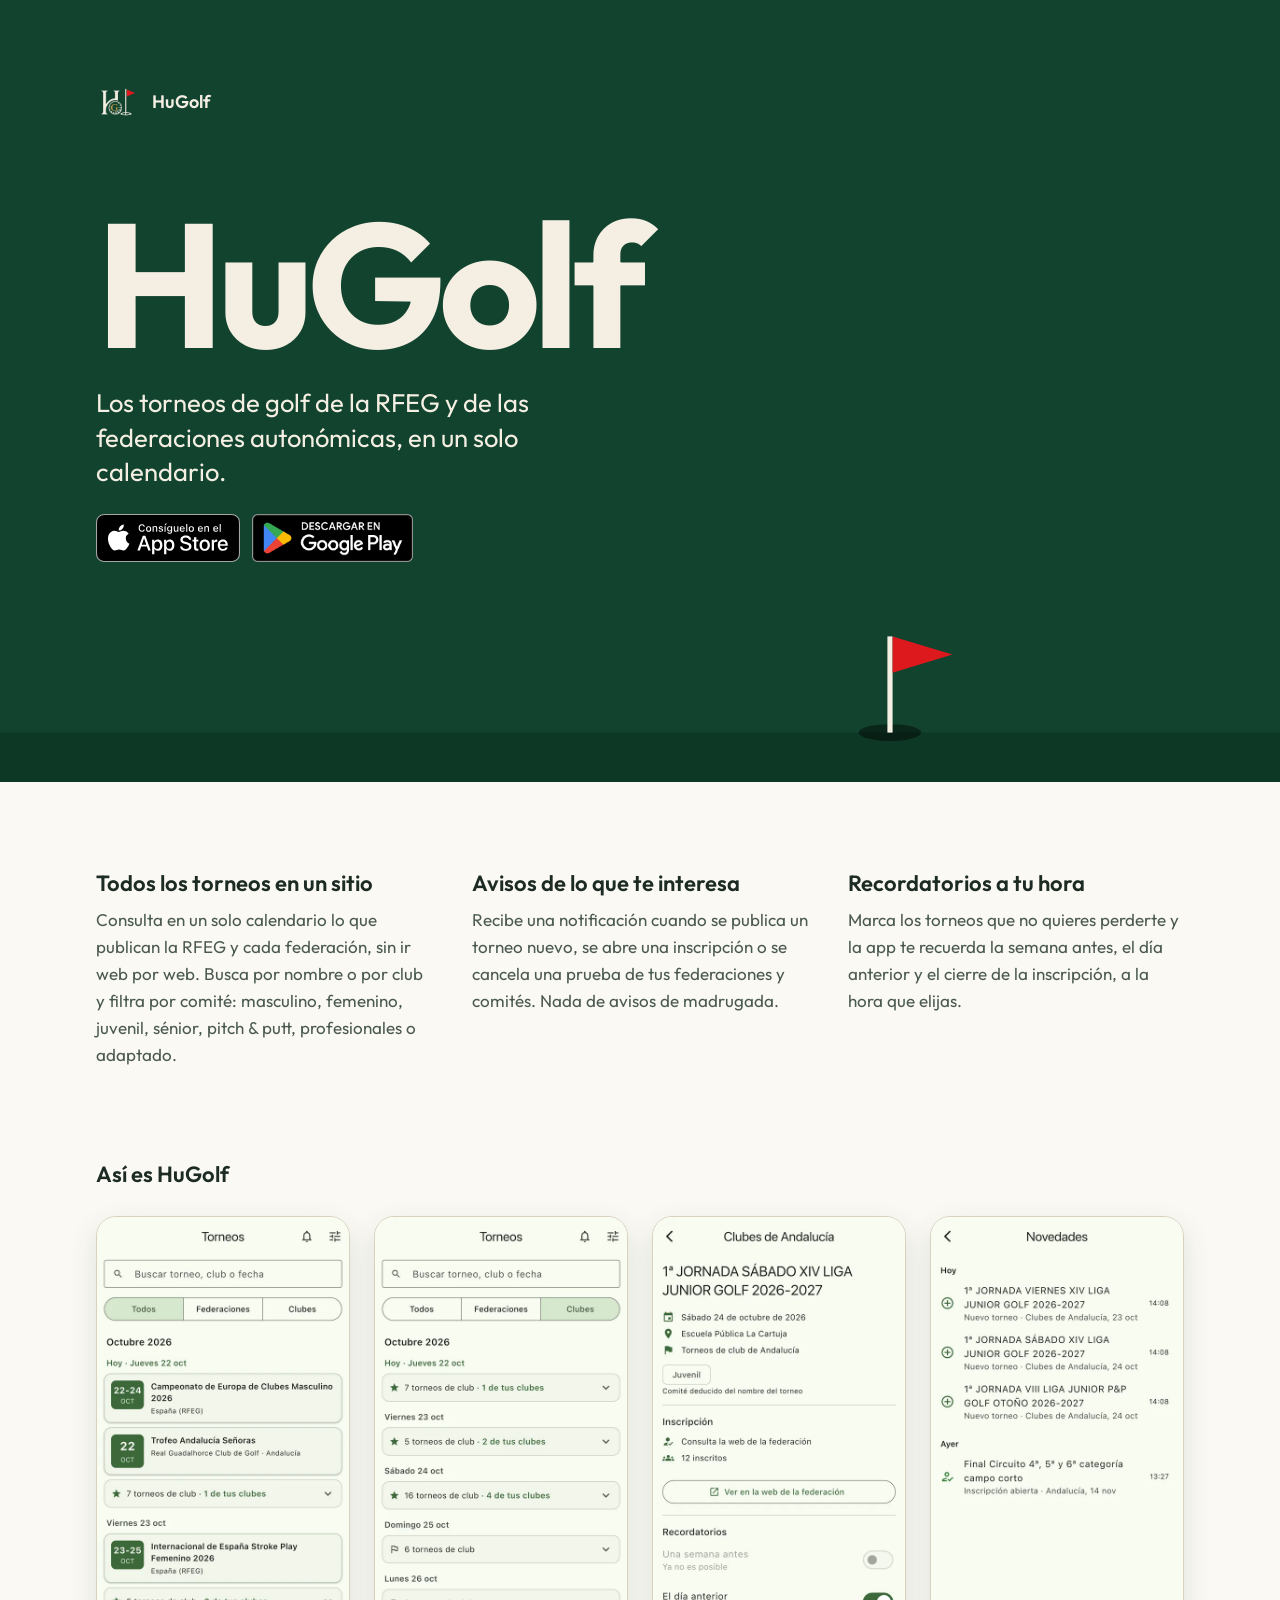
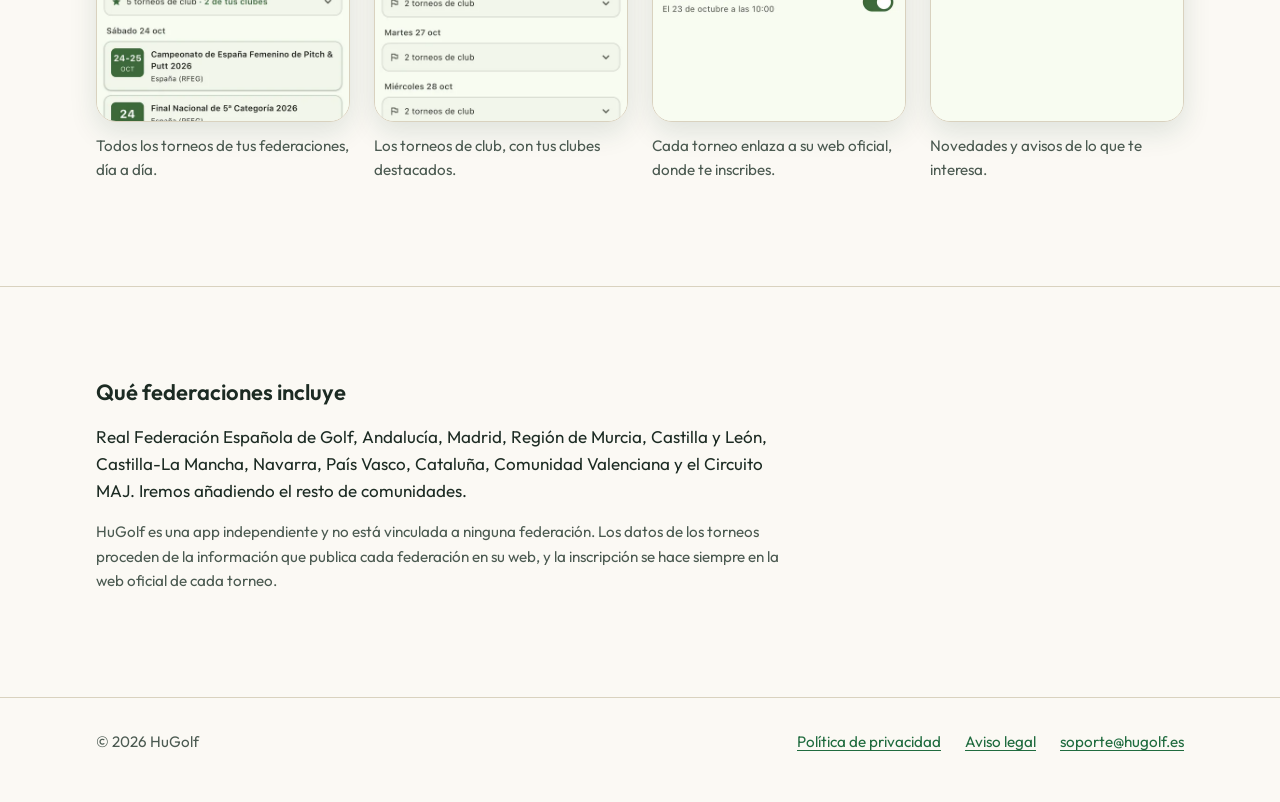
<file: index.html>
<!doctype html>
<html lang="es">
<head>
  <meta charset="utf-8">
  <meta name="viewport" content="width=device-width, initial-scale=1">
  <title>HuGolf: calendario de torneos de golf</title>
  <meta name="description" content="Los torneos de la RFEG y de las federaciones autonómicas de golf en un solo calendario, con avisos y recordatorios.">
  <meta name="theme-color" content="#12432F">
  <link rel="icon" href="img/favicon.svg" type="image/svg+xml">
  <link rel="apple-touch-icon" href="img/apple-touch-icon.png">
  <link rel="preload" href="fuentes/outfit-latin-700-normal.woff2" as="font" type="font/woff2" crossorigin>
  <link rel="stylesheet" href="estilos.css">
</head>
<body>
  <header class="portada">
    <div class="ancho">
      <a class="marca" href="./" aria-label="HuGolf, inicio">
        <img src="img/icono-512.png" alt="" width="44" height="44">
        <span>HuGolf</span>
      </a>
      <h1>HuGolf</h1>
      <p class="lema">Los torneos de golf de la RFEG y de las federaciones autonómicas, en un solo calendario.</p>
      <p class="tiendas">
        <a href="https://apps.apple.com/es/app/id6831525545">
          <img src="img/app-store.svg" alt="Descárgalo en el App Store" height="48">
        </a>
        <a href="https://play.google.com/store/apps/details?id=es.hugolf.app">
          <img class="google" src="img/google-play.png" alt="Disponible en Google Play" height="48">
        </a>
      </p>
    </div>
    <svg class="green" viewBox="0 0 1200 120" preserveAspectRatio="xMaxYMax slice" aria-hidden="true" focusable="false" style="height: clamp(96px, 13vw, 156px)">
      <rect x="0" y="82" width="1200" height="38" fill="#0E3826"/>
      <ellipse cx="900" cy="82" rx="24" ry="6.5" fill="rgba(0,0,0,.45)"/>
      <rect x="898" y="8" width="4" height="74" fill="#F4EFE2"/>
      <path d="M902 8 L948 22 L902 36 Z" fill="#DD191E"/>
      <g class="bola">
        <g class="bola-cae">
          <circle cx="900" cy="71" r="11" fill="#FFFFFF"/>
        </g>
      </g>
    </svg>
  </header>

  <main>
    <section class="seccion">
      <div class="ancho funciones">
        <div>
          <h2>Todos los torneos en un sitio</h2>
          <p>Consulta en un solo calendario lo que publican la RFEG y cada federación, sin ir web por web. Busca por nombre o por club y filtra por comité: masculino, femenino, juvenil, sénior, pitch &amp; putt, profesionales o adaptado.</p>
        </div>
        <div>
          <h2>Avisos de lo que te interesa</h2>
          <p>Recibe una notificación cuando se publica un torneo nuevo, se abre una inscripción o se cancela una prueba de tus federaciones y comités. Nada de avisos de madrugada.</p>
        </div>
        <div>
          <h2>Recordatorios a tu hora</h2>
          <p>Marca los torneos que no quieres perderte y la app te recuerda la semana antes, el día anterior y el cierre de la inscripción, a la hora que elijas.</p>
        </div>
      </div>
    </section>

    <section class="seccion capturas" aria-labelledby="titulo-capturas">
      <div class="ancho">
        <h2 id="titulo-capturas">Así es HuGolf</h2>
      </div>
      <ul class="tira">
        <li>
          <img src="img/capturas/calendario.webp" width="540" height="1080" loading="lazy"
               alt="Calendario con torneos de la RFEG y de Andalucía, agrupados por día">
          <p>Todos los torneos de tus federaciones, día a día.</p>
        </li>
        <li>
          <img src="img/capturas/clubes.webp" width="540" height="1080" loading="lazy"
               alt="Torneos de club agrupados por día, con una estrella en los de tus clubes">
          <p>Los torneos de club, con tus clubes destacados.</p>
        </li>
        <li>
          <img src="img/capturas/ficha.webp" width="540" height="1080" loading="lazy"
               alt="Ficha de un torneo con el enlace a la web de la federación y los recordatorios">
          <p>Cada torneo enlaza a su web oficial, donde te inscribes.</p>
        </li>
        <li>
          <img src="img/capturas/novedades.webp" width="540" height="1080" loading="lazy"
               alt="Novedades: torneos nuevos e inscripciones abiertas de los últimos días">
          <p>Novedades y avisos de lo que te interesa.</p>
        </li>
      </ul>
    </section>

    <section class="seccion fuentes">
      <div class="ancho">
        <h2>Qué federaciones incluye</h2>
        <p>Real Federación Española de Golf, Andalucía, Madrid, Región de Murcia, Castilla y León, Castilla-La Mancha, Navarra, País Vasco, Cataluña, Comunidad Valenciana y el Circuito MAJ. Iremos añadiendo el resto de comunidades.</p>
        <p class="nota">HuGolf es una app independiente y no está vinculada a ninguna federación. Los datos de los torneos proceden de la información que publica cada federación en su web, y la inscripción se hace siempre en la web oficial de cada torneo.</p>
      </div>
    </section>
  </main>

  <footer class="pie">
    <div class="ancho">
      <p>© 2026 HuGolf</p>
            <p class="enlaces"><a href="privacidad.html">Política de privacidad</a><a href="aviso-legal.html">Aviso legal</a><a href="mailto:soporte@hugolf.es">soporte@hugolf.es</a></p>
    </div>
  </footer>
</body>
</html>
</file>
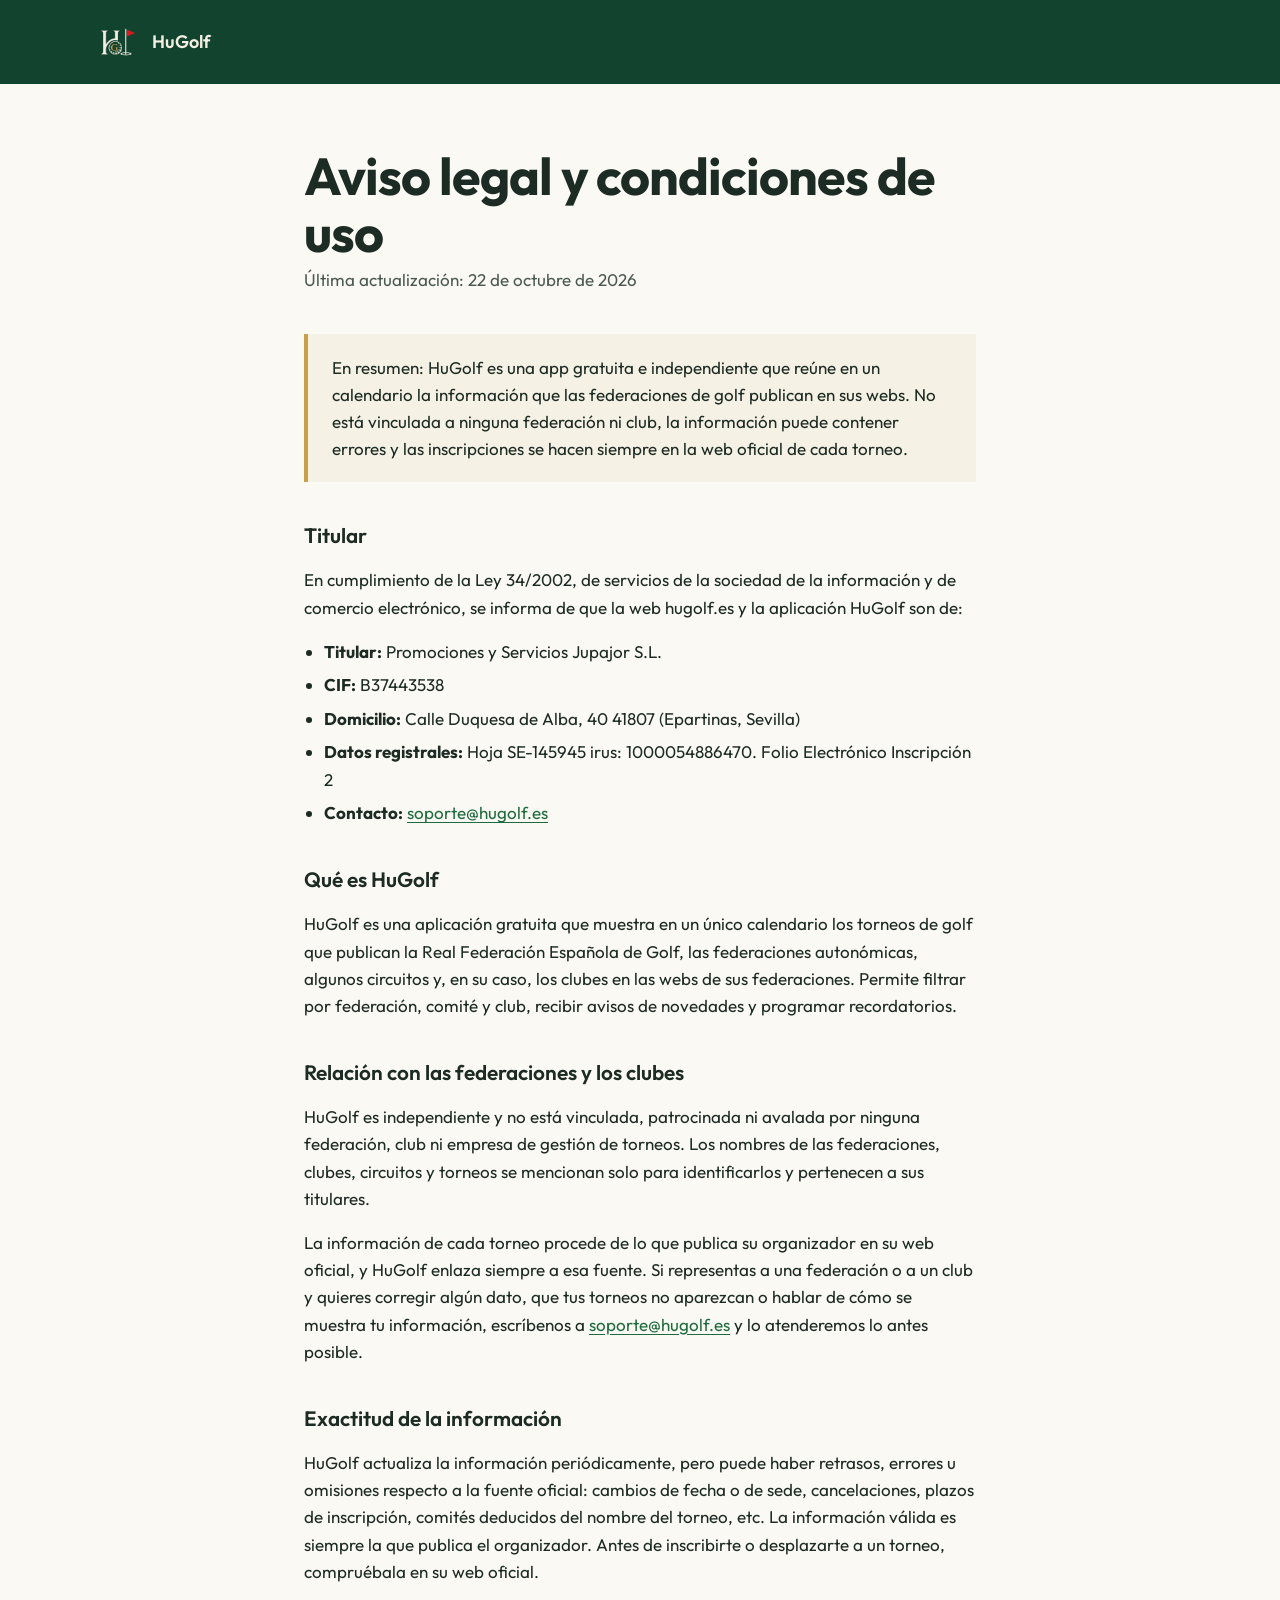
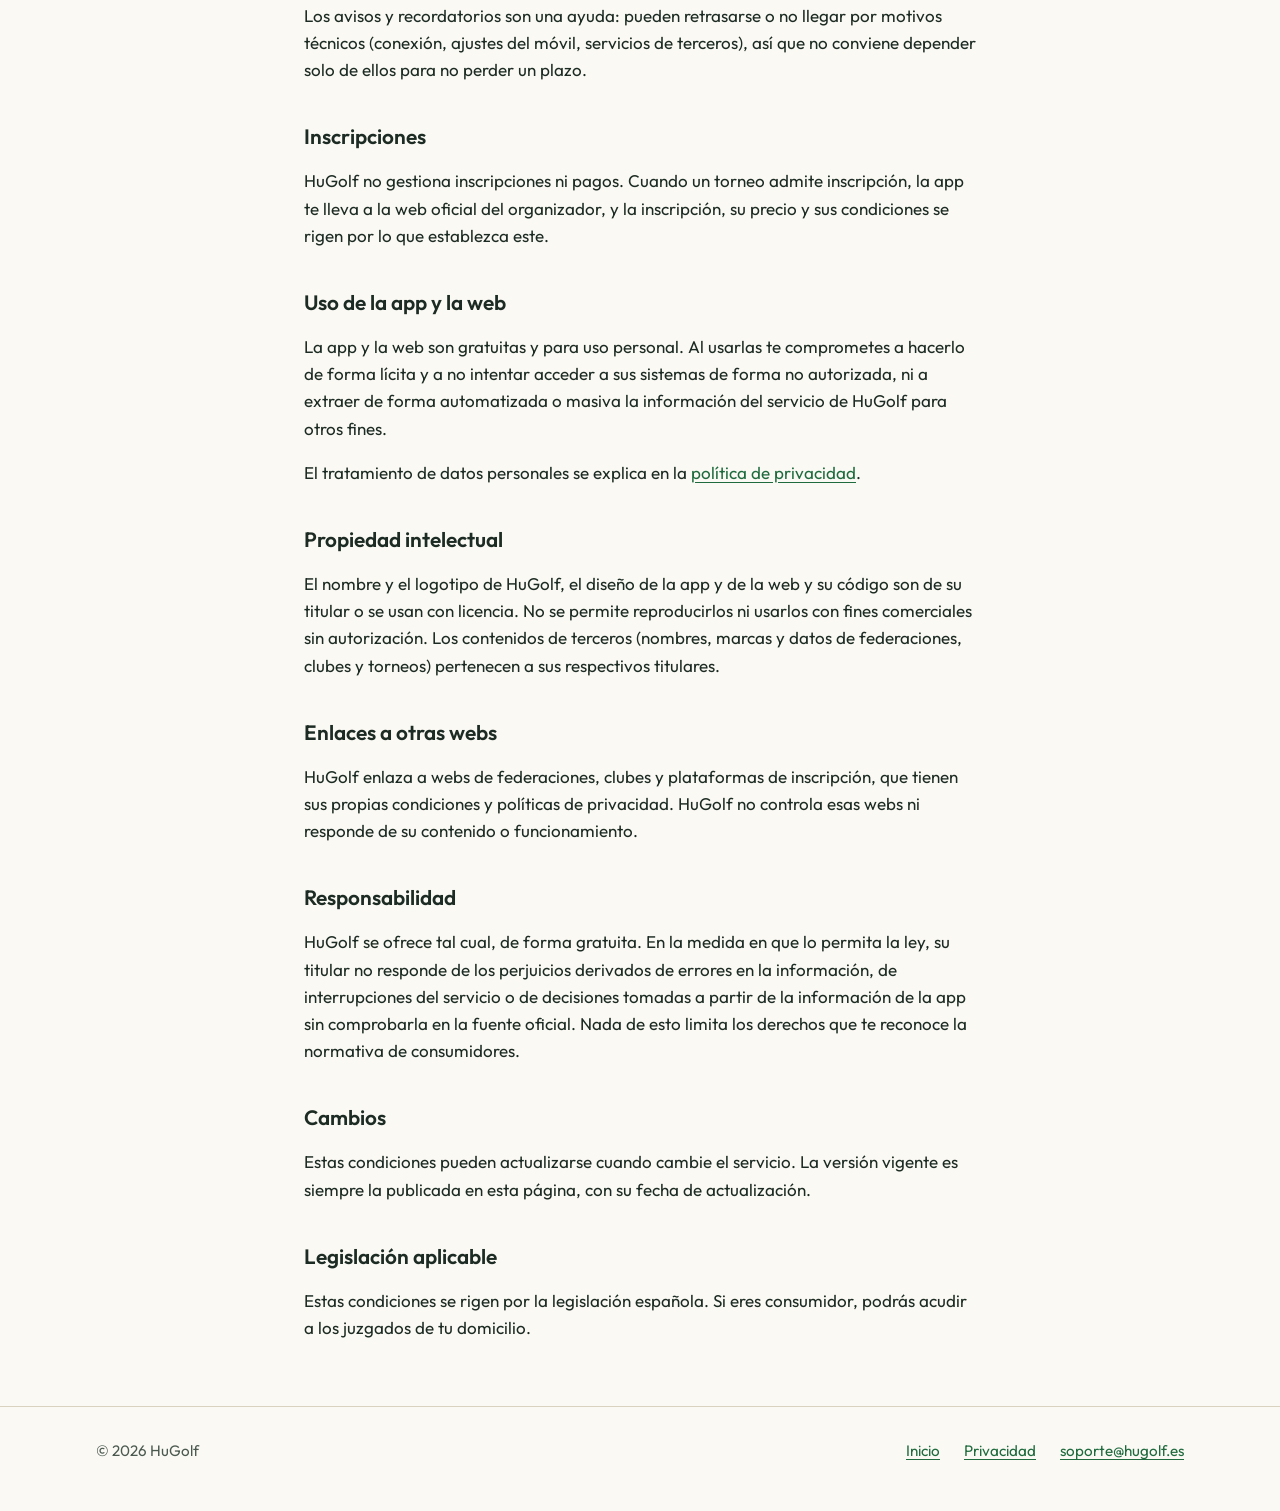
<file: aviso-legal.html>
<!doctype html>
<html lang="es">
<head>
  <meta charset="utf-8">
  <meta name="viewport" content="width=device-width, initial-scale=1">
  <title>Aviso legal y condiciones de uso de HuGolf</title>
  <meta name="description" content="Titular de HuGolf, relación con las federaciones de golf y condiciones de uso de la app y la web.">
  <meta name="theme-color" content="#12432F">
  <link rel="icon" href="img/favicon.svg" type="image/svg+xml">
  <link rel="apple-touch-icon" href="img/apple-touch-icon.png">
  <link rel="stylesheet" href="estilos.css">
</head>
<body>
  <header class="cabecera">
    <div class="ancho">
      <a class="marca" href="./" aria-label="HuGolf, inicio">
        <img src="img/icono-512.png" alt="" width="44" height="44">
        <span>HuGolf</span>
      </a>
    </div>
  </header>

  <main class="legal">
    <div class="texto">
      <h1>Aviso legal y condiciones de uso</h1>
      <p class="fecha">Última actualización: 22 de octubre de 2026</p>

      <div class="resumen">
        <p>En resumen: HuGolf es una app gratuita e independiente que reúne en un calendario la información que las federaciones de golf publican en sus webs. No está vinculada a ninguna federación ni club, la información puede contener errores y las inscripciones se hacen siempre en la web oficial de cada torneo.</p>
      </div>

      <h2>Titular</h2>
      <p>En cumplimiento de la Ley 34/2002, de servicios de la sociedad de la información y de comercio electrónico, se informa de que la web hugolf.es y la aplicación HuGolf son de:</p>
      <ul>
        <li><strong>Titular:</strong> Promociones y Servicios Jupajor S.L.</li>
        <li><strong>CIF:</strong> B37443538</li>
        <li><strong>Domicilio:</strong> Calle Duquesa de Alba, 40 41807 (Epartinas, Sevilla)</li>
        <li><strong>Datos registrales:</strong> Hoja SE-145945 irus: 1000054886470. Folio Electrónico Inscripción 2</li>
        <li><strong>Contacto:</strong> <a href="mailto:soporte@hugolf.es">soporte@hugolf.es</a></li>
      </ul>

      <h2>Qué es HuGolf</h2>
      <p>HuGolf es una aplicación gratuita que muestra en un único calendario los torneos de golf que publican la Real Federación Española de Golf, las federaciones autonómicas, algunos circuitos y, en su caso, los clubes en las webs de sus federaciones. Permite filtrar por federación, comité y club, recibir avisos de novedades y programar recordatorios.</p>

      <h2>Relación con las federaciones y los clubes</h2>
      <p>HuGolf es independiente y no está vinculada, patrocinada ni avalada por ninguna federación, club ni empresa de gestión de torneos. Los nombres de las federaciones, clubes, circuitos y torneos se mencionan solo para identificarlos y pertenecen a sus titulares.</p>
      <p>La información de cada torneo procede de lo que publica su organizador en su web oficial, y HuGolf enlaza siempre a esa fuente. Si representas a una federación o a un club y quieres corregir algún dato, que tus torneos no aparezcan o hablar de cómo se muestra tu información, escríbenos a <a href="mailto:soporte@hugolf.es">soporte@hugolf.es</a> y lo atenderemos lo antes posible.</p>

      <h2>Exactitud de la información</h2>
      <p>HuGolf actualiza la información periódicamente, pero puede haber retrasos, errores u omisiones respecto a la fuente oficial: cambios de fecha o de sede, cancelaciones, plazos de inscripción, comités deducidos del nombre del torneo, etc. La información válida es siempre la que publica el organizador. Antes de inscribirte o desplazarte a un torneo, compruébala en su web oficial.</p>
      <p>Los avisos y recordatorios son una ayuda: pueden retrasarse o no llegar por motivos técnicos (conexión, ajustes del móvil, servicios de terceros), así que no conviene depender solo de ellos para no perder un plazo.</p>

      <h2>Inscripciones</h2>
      <p>HuGolf no gestiona inscripciones ni pagos. Cuando un torneo admite inscripción, la app te lleva a la web oficial del organizador, y la inscripción, su precio y sus condiciones se rigen por lo que establezca este.</p>

      <h2>Uso de la app y la web</h2>
      <p>La app y la web son gratuitas y para uso personal. Al usarlas te comprometes a hacerlo de forma lícita y a no intentar acceder a sus sistemas de forma no autorizada, ni a extraer de forma automatizada o masiva la información del servicio de HuGolf para otros fines.</p>
      <p>El tratamiento de datos personales se explica en la <a href="privacidad.html">política de privacidad</a>.</p>

      <h2>Propiedad intelectual</h2>
      <p>El nombre y el logotipo de HuGolf, el diseño de la app y de la web y su código son de su titular o se usan con licencia. No se permite reproducirlos ni usarlos con fines comerciales sin autorización. Los contenidos de terceros (nombres, marcas y datos de federaciones, clubes y torneos) pertenecen a sus respectivos titulares.</p>

      <h2>Enlaces a otras webs</h2>
      <p>HuGolf enlaza a webs de federaciones, clubes y plataformas de inscripción, que tienen sus propias condiciones y políticas de privacidad. HuGolf no controla esas webs ni responde de su contenido o funcionamiento.</p>

      <h2>Responsabilidad</h2>
      <p>HuGolf se ofrece tal cual, de forma gratuita. En la medida en que lo permita la ley, su titular no responde de los perjuicios derivados de errores en la información, de interrupciones del servicio o de decisiones tomadas a partir de la información de la app sin comprobarla en la fuente oficial. Nada de esto limita los derechos que te reconoce la normativa de consumidores.</p>

      <h2>Cambios</h2>
      <p>Estas condiciones pueden actualizarse cuando cambie el servicio. La versión vigente es siempre la publicada en esta página, con su fecha de actualización.</p>

      <h2>Legislación aplicable</h2>
      <p>Estas condiciones se rigen por la legislación española. Si eres consumidor, podrás acudir a los juzgados de tu domicilio.</p>
    </div>
  </main>

  <footer class="pie">
    <div class="ancho">
      <p>© 2026 HuGolf</p>
      <p class="enlaces"><a href="./">Inicio</a><a href="privacidad.html">Privacidad</a><a href="mailto:soporte@hugolf.es">soporte@hugolf.es</a></p>
    </div>
  </footer>
</body>
</html>
</file>
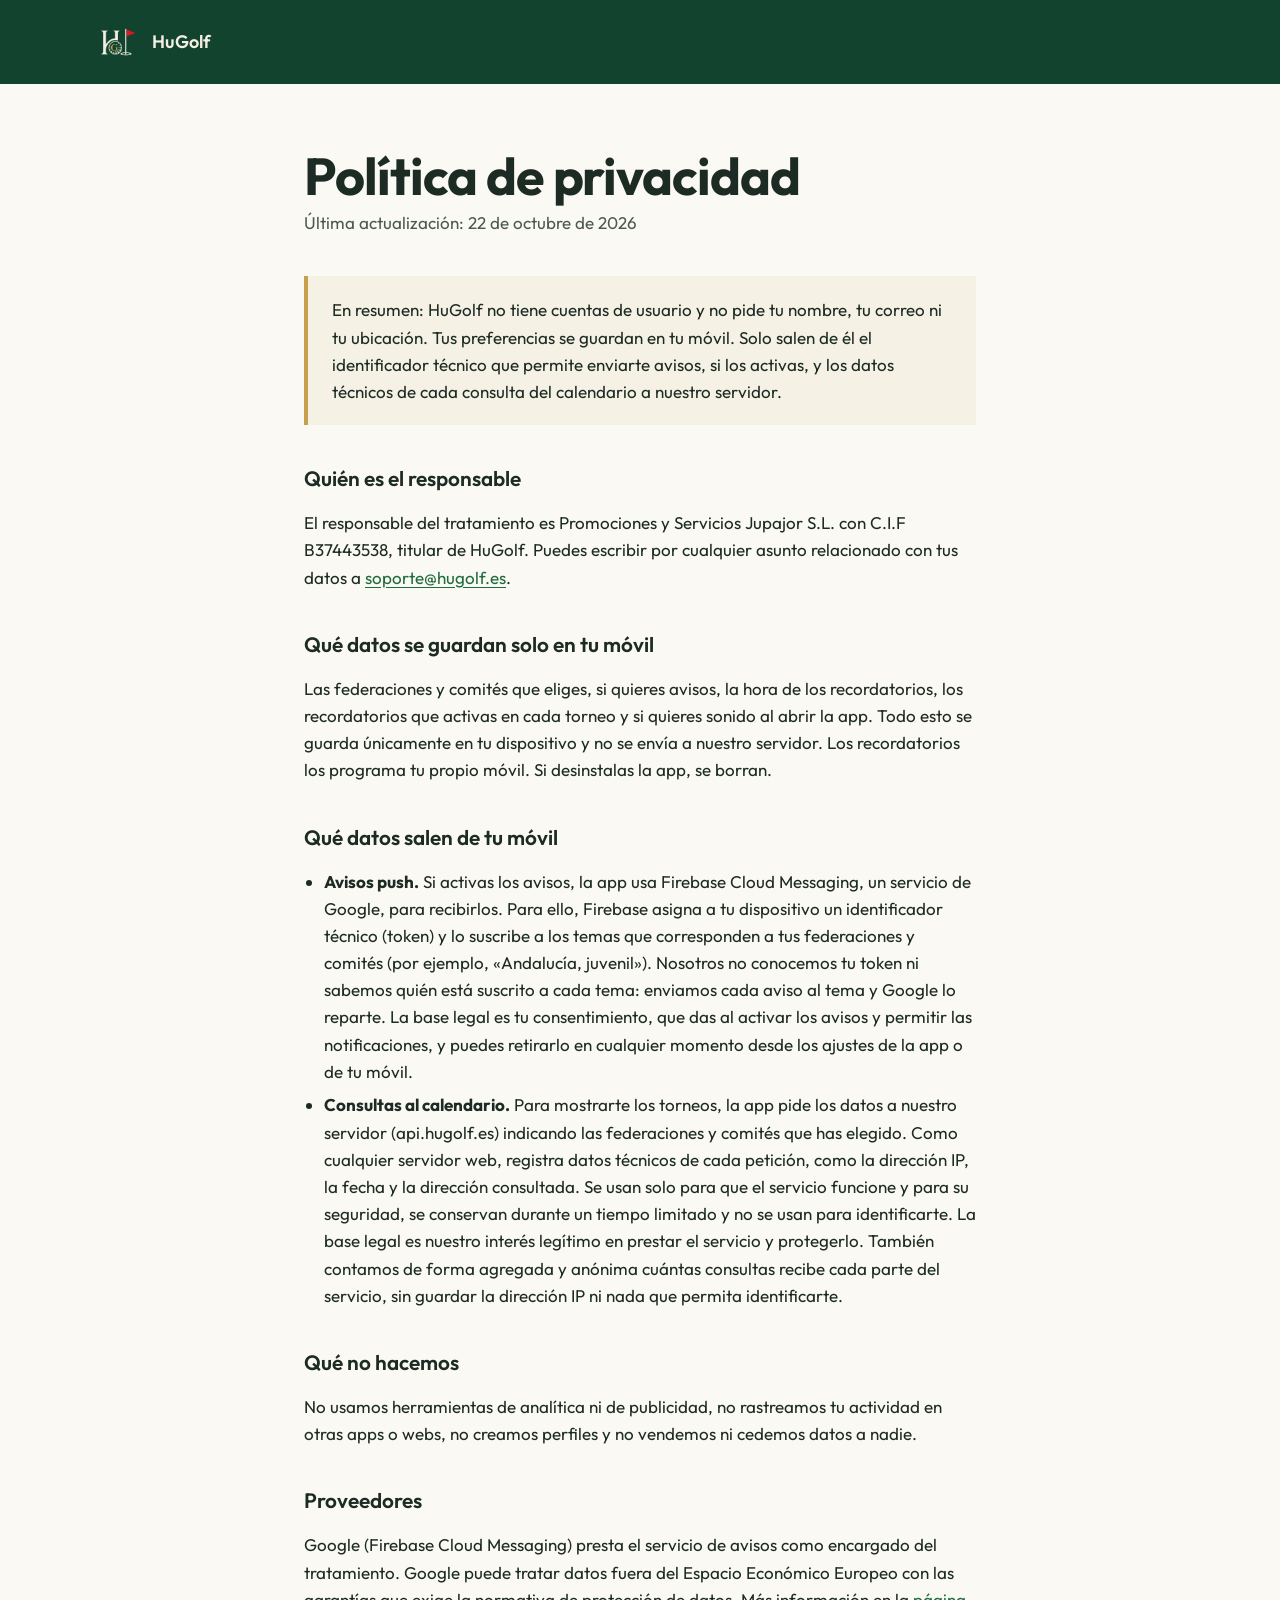
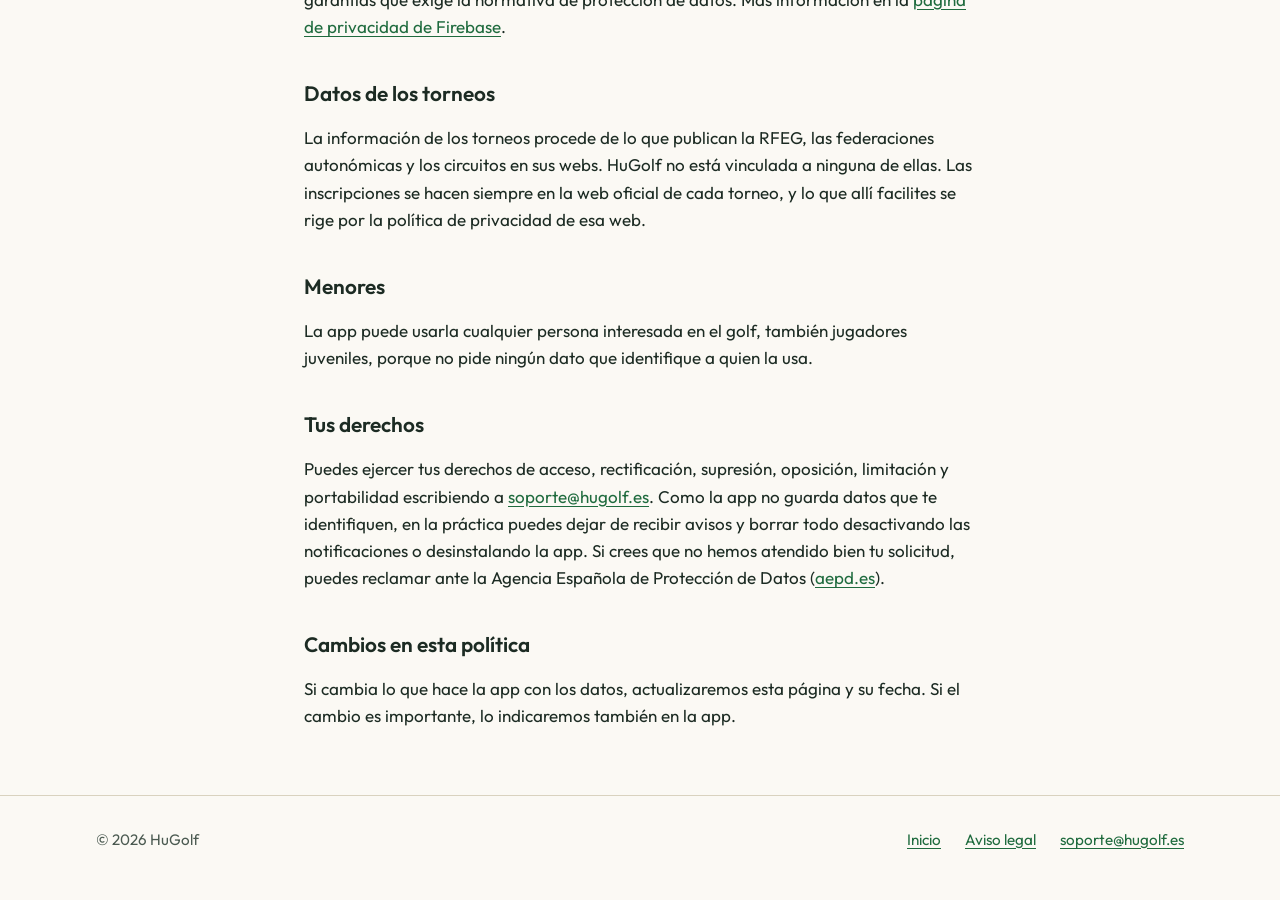
<file: privacidad.html>
<!doctype html>
<html lang="es">
<head>
  <meta charset="utf-8">
  <meta name="viewport" content="width=device-width, initial-scale=1">
  <title>Política de privacidad de HuGolf</title>
  <meta name="description" content="Qué datos trata la app HuGolf, para qué y cómo ejercer tus derechos.">
  <meta name="theme-color" content="#12432F">
  <link rel="icon" href="img/favicon.svg" type="image/svg+xml">
  <link rel="apple-touch-icon" href="img/apple-touch-icon.png">
  <link rel="stylesheet" href="estilos.css">
</head>
<body>
  <header class="cabecera">
    <div class="ancho">
      <a class="marca" href="./" aria-label="HuGolf, inicio">
        <img src="img/icono-512.png" alt="" width="44" height="44">
        <span>HuGolf</span>
      </a>
    </div>
  </header>

  <main class="legal">
    <div class="texto">
      <h1>Política de privacidad</h1>
      <p class="fecha">Última actualización: 22 de octubre de 2026</p>

      <div class="resumen">
        <p>En resumen: HuGolf no tiene cuentas de usuario y no pide tu nombre, tu correo ni tu ubicación. Tus preferencias se guardan en tu móvil. Solo salen de él el identificador técnico que permite enviarte avisos, si los activas, y los datos técnicos de cada consulta del calendario a nuestro servidor.</p>
      </div>

      <h2>Quién es el responsable</h2>
      <p>El responsable del tratamiento es Promociones y Servicios Jupajor S.L. con C.I.F B37443538, titular de HuGolf. Puedes escribir por cualquier asunto relacionado con tus datos a <a href="mailto:soporte@hugolf.es">soporte@hugolf.es</a>.</p>

      <h2>Qué datos se guardan solo en tu móvil</h2>
      <p>Las federaciones y comités que eliges, si quieres avisos, la hora de los recordatorios, los recordatorios que activas en cada torneo y si quieres sonido al abrir la app. Todo esto se guarda únicamente en tu dispositivo y no se envía a nuestro servidor. Los recordatorios los programa tu propio móvil. Si desinstalas la app, se borran.</p>

      <h2>Qué datos salen de tu móvil</h2>
      <ul>
        <li><strong>Avisos push.</strong> Si activas los avisos, la app usa Firebase Cloud Messaging, un servicio de Google, para recibirlos. Para ello, Firebase asigna a tu dispositivo un identificador técnico (token) y lo suscribe a los temas que corresponden a tus federaciones y comités (por ejemplo, «Andalucía, juvenil»). Nosotros no conocemos tu token ni sabemos quién está suscrito a cada tema: enviamos cada aviso al tema y Google lo reparte. La base legal es tu consentimiento, que das al activar los avisos y permitir las notificaciones, y puedes retirarlo en cualquier momento desde los ajustes de la app o de tu móvil.</li>
        <li><strong>Consultas al calendario.</strong> Para mostrarte los torneos, la app pide los datos a nuestro servidor (api.hugolf.es) indicando las federaciones y comités que has elegido. Como cualquier servidor web, registra datos técnicos de cada petición, como la dirección IP, la fecha y la dirección consultada. Se usan solo para que el servicio funcione y para su seguridad, se conservan durante un tiempo limitado y no se usan para identificarte. La base legal es nuestro interés legítimo en prestar el servicio y protegerlo. También contamos de forma agregada y anónima cuántas consultas recibe cada parte del servicio, sin guardar la dirección IP ni nada que permita identificarte.</li>
      </ul>

      <h2>Qué no hacemos</h2>
      <p>No usamos herramientas de analítica ni de publicidad, no rastreamos tu actividad en otras apps o webs, no creamos perfiles y no vendemos ni cedemos datos a nadie.</p>

      <h2>Proveedores</h2>
      <p>Google (Firebase Cloud Messaging) presta el servicio de avisos como encargado del tratamiento. Google puede tratar datos fuera del Espacio Económico Europeo con las garantías que exige la normativa de protección de datos. Más información en la <a href="https://firebase.google.com/support/privacy">página de privacidad de Firebase</a>.</p>

      <h2>Datos de los torneos</h2>
      <p>La información de los torneos procede de lo que publican la RFEG, las federaciones autonómicas y los circuitos en sus webs. HuGolf no está vinculada a ninguna de ellas. Las inscripciones se hacen siempre en la web oficial de cada torneo, y lo que allí facilites se rige por la política de privacidad de esa web.</p>

      <h2>Menores</h2>
      <p>La app puede usarla cualquier persona interesada en el golf, también jugadores juveniles, porque no pide ningún dato que identifique a quien la usa.</p>

      <h2>Tus derechos</h2>
      <p>Puedes ejercer tus derechos de acceso, rectificación, supresión, oposición, limitación y portabilidad escribiendo a <a href="mailto:soporte@hugolf.es">soporte@hugolf.es</a>. Como la app no guarda datos que te identifiquen, en la práctica puedes dejar de recibir avisos y borrar todo desactivando las notificaciones o desinstalando la app. Si crees que no hemos atendido bien tu solicitud, puedes reclamar ante la Agencia Española de Protección de Datos (<a href="https://www.aepd.es">aepd.es</a>).</p>

      <h2>Cambios en esta política</h2>
      <p>Si cambia lo que hace la app con los datos, actualizaremos esta página y su fecha. Si el cambio es importante, lo indicaremos también en la app.</p>
    </div>
  </main>

  <footer class="pie">
    <div class="ancho">
      <p>© 2026 HuGolf</p>
            <p class="enlaces"><a href="./">Inicio</a><a href="aviso-legal.html">Aviso legal</a><a href="mailto:soporte@hugolf.es">soporte@hugolf.es</a></p>
    </div>
  </footer>
</body>
</html>
</file>
<file: estilos.css>
@font-face { font-family: "Outfit"; src: url("fuentes/outfit-latin-400-normal.woff2") format("woff2"); font-weight: 400; font-display: swap; }
@font-face { font-family: "Outfit"; src: url("fuentes/outfit-latin-600-normal.woff2") format("woff2"); font-weight: 600; font-display: swap; }
@font-face { font-family: "Outfit"; src: url("fuentes/outfit-latin-700-normal.woff2") format("woff2"); font-weight: 700; font-display: swap; }

:root {
  --verde: #12432F;      /* green del icono */
  --cesped: #2F8F4E;
  --crema: #F4EFE2;
  --dorado: #C89F4D;     /* G del logo */
  --tinta: #1C2B23;
  --tinta-suave: #4B5A51;
  --linea: #D9D2BF;
  --fondo: #FBF9F4;
  --enlace: #1F6B3E;
  color-scheme: light dark;
}
@media (prefers-color-scheme: dark) {
  :root {
    --tinta: #E9E6DC;
    --tinta-suave: #B4BBB3;
    --linea: #34463C;
    --fondo: #0F1F17;
    --enlace: #8FD3A6;
  }
}

* { box-sizing: border-box; }
html { -webkit-text-size-adjust: 100%; }
body {
  margin: 0;
  font-family: "Outfit", system-ui, -apple-system, "Segoe UI", sans-serif;
  font-size: 1.0625rem;
  line-height: 1.6;
  color: var(--tinta);
  background: var(--fondo);
}
a { color: var(--enlace); text-underline-offset: 0.18em; }
a:focus-visible { outline: 3px solid var(--dorado); outline-offset: 3px; border-radius: 2px; }
img { max-width: 100%; height: auto; }

.ancho { width: min(100% - 2.5rem, 68rem); margin-inline: auto; }
.texto { width: min(100% - 2.5rem, 42rem); margin-inline: auto; }

/* ---------- Portada ---------- */
.portada {
  background: var(--verde);
  color: var(--crema);
  padding-top: clamp(2.5rem, 7vw, 5rem);
  overflow: hidden;
}
.marca { display: flex; align-items: center; gap: 0.75rem; text-decoration: none; color: inherit; }
.marca img { width: 44px; height: 44px; border-radius: 10px; }
.marca span { font-weight: 600; font-size: 1.125rem; }

.portada h1 {
  margin: clamp(2.5rem, 8vw, 5rem) 0 0;
  font-size: clamp(4.5rem, 17vw, 11rem);
  line-height: 0.9;
  font-weight: 700;
  letter-spacing: -0.035em;
}
.portada .lema {
  margin: 1.5rem 0 0;
  max-width: 34rem;
  font-size: clamp(1.25rem, 2.6vw, 1.6rem);
  line-height: 1.35;
}
.portada .estado {
  margin: 1.25rem 0 0;
  color: color-mix(in srgb, var(--crema) 72%, var(--verde));
}

/* Línea del green con el hoyo: la bola rueda una vez al cargar */
.green { display: block; width: 100%; height: auto; margin-top: clamp(2rem, 6vw, 4rem); }
.green .bola { animation: rodar 1.6s cubic-bezier(.2,.75,.25,1) .3s both; }
.green .bola-cae { animation: caer .22s ease-in 1.85s both; }
@keyframes rodar { from { transform: translateX(-62%); } to { transform: translateX(0); } }
@keyframes caer { from { transform: translateY(0); opacity: 1; } to { transform: translateY(14px); opacity: 0; } }
@media (prefers-reduced-motion: reduce) {
  .green .bola, .green .bola-cae { animation: none; }
}

/* ---------- Contenido ---------- */
.seccion { padding-block: clamp(3rem, 8vw, 5.5rem); }
.funciones { display: grid; gap: 2.5rem; grid-template-columns: repeat(auto-fit, minmax(15rem, 1fr)); }
.funciones h2 { margin: 0 0 0.5rem; font-size: 1.375rem; line-height: 1.25; font-weight: 600; }
.funciones p { margin: 0; color: var(--tinta-suave); }

.fuentes { border-top: 1px solid var(--linea); }
.fuentes h2 { margin: 0 0 0.75rem; font-size: 1.375rem; font-weight: 600; }
.fuentes p { margin: 0 0 1rem; max-width: 44rem; }
.fuentes .nota { color: var(--tinta-suave); font-size: 0.95rem; }

.pie { border-top: 1px solid var(--linea); padding-block: 2rem 3rem; font-size: 0.95rem; color: var(--tinta-suave); }
.pie .ancho { display: flex; flex-wrap: wrap; gap: 0.75rem 2rem; justify-content: space-between; }
.pie p { margin: 0; }
.pie .enlaces { display: flex; flex-wrap: wrap; gap: 0.5rem 1.5rem; }

/* ---------- Política de privacidad ---------- */
.cabecera { background: var(--verde); color: var(--crema); padding-block: 1.25rem; }
.legal { padding-block: clamp(2.5rem, 6vw, 4rem) 3rem; }
.legal h1 { margin: 0 0 0.25rem; font-size: clamp(2.25rem, 6vw, 3.25rem); line-height: 1.1; font-weight: 700; letter-spacing: -0.02em; }
.legal .fecha { margin: 0 0 2.5rem; color: var(--tinta-suave); }
.legal h2 { margin: 2.5rem 0 0.5rem; font-size: 1.3rem; line-height: 1.3; font-weight: 600; }
.legal p, .legal li { max-width: 42rem; }
.legal ul { padding-left: 1.25rem; }
.legal li { margin-bottom: 0.4rem; }
.legal .resumen {
  margin: 0 0 2rem;
  padding: 1.25rem 1.5rem;
  border-left: 4px solid var(--dorado);
  background: color-mix(in srgb, var(--dorado) 9%, var(--fondo));
}
.legal .resumen p { margin: 0; }

/* ---------- Capturas de la app ---------- */
.capturas { padding-top: 0; }
.capturas h2 { margin: 0 0 1.5rem; font-size: 1.375rem; font-weight: 600; }
.tira {
  list-style: none;
  margin: 0 auto;
  padding: 0 max(1.25rem, (100% - 68rem) / 2) 1rem;
  display: grid;
  grid-template-columns: repeat(4, minmax(0, 1fr));
  gap: 1.5rem;
  max-width: 68rem;
  box-sizing: content-box;
}
.tira li { margin: 0; }
.tira img {
  display: block;
  width: 100%;
  height: auto;
  border-radius: 1.25rem;
  border: 1px solid var(--linea);
  box-shadow: 0 10px 28px rgb(18 67 47 / 0.12);
}
.tira p { margin: 0.75rem 0 0; font-size: 0.95rem; color: var(--tinta-suave); }
 
/* En pantallas estrechas, las capturas se desplazan en horizontal */
@media (max-width: 52rem) {
  .tira {
    grid-template-columns: none;
    grid-auto-flow: column;
    grid-auto-columns: min(70vw, 16rem);
    overflow-x: auto;
    scroll-snap-type: x mandatory;
    -webkit-overflow-scrolling: touch;
    max-width: none;
    padding-inline: 1.25rem;
  }
  .tira li { scroll-snap-align: center; }
}

/* Botones de las tiendas en la portada */
.portada .tiendas {
  display: flex; flex-wrap: wrap; align-items: center; gap: 0.75rem;
  margin: 1.5rem 0 0;
}
.portada .tiendas a { display: inline-block; line-height: 0; border-radius: 10px; }
.portada .tiendas img { height: 48px; width: auto; }
/* La insignia de Google lleva un margen transparente: se compensa para igualar la altura */
.portada .tiendas .google { height: 48px; margin: 0; }
</file>
